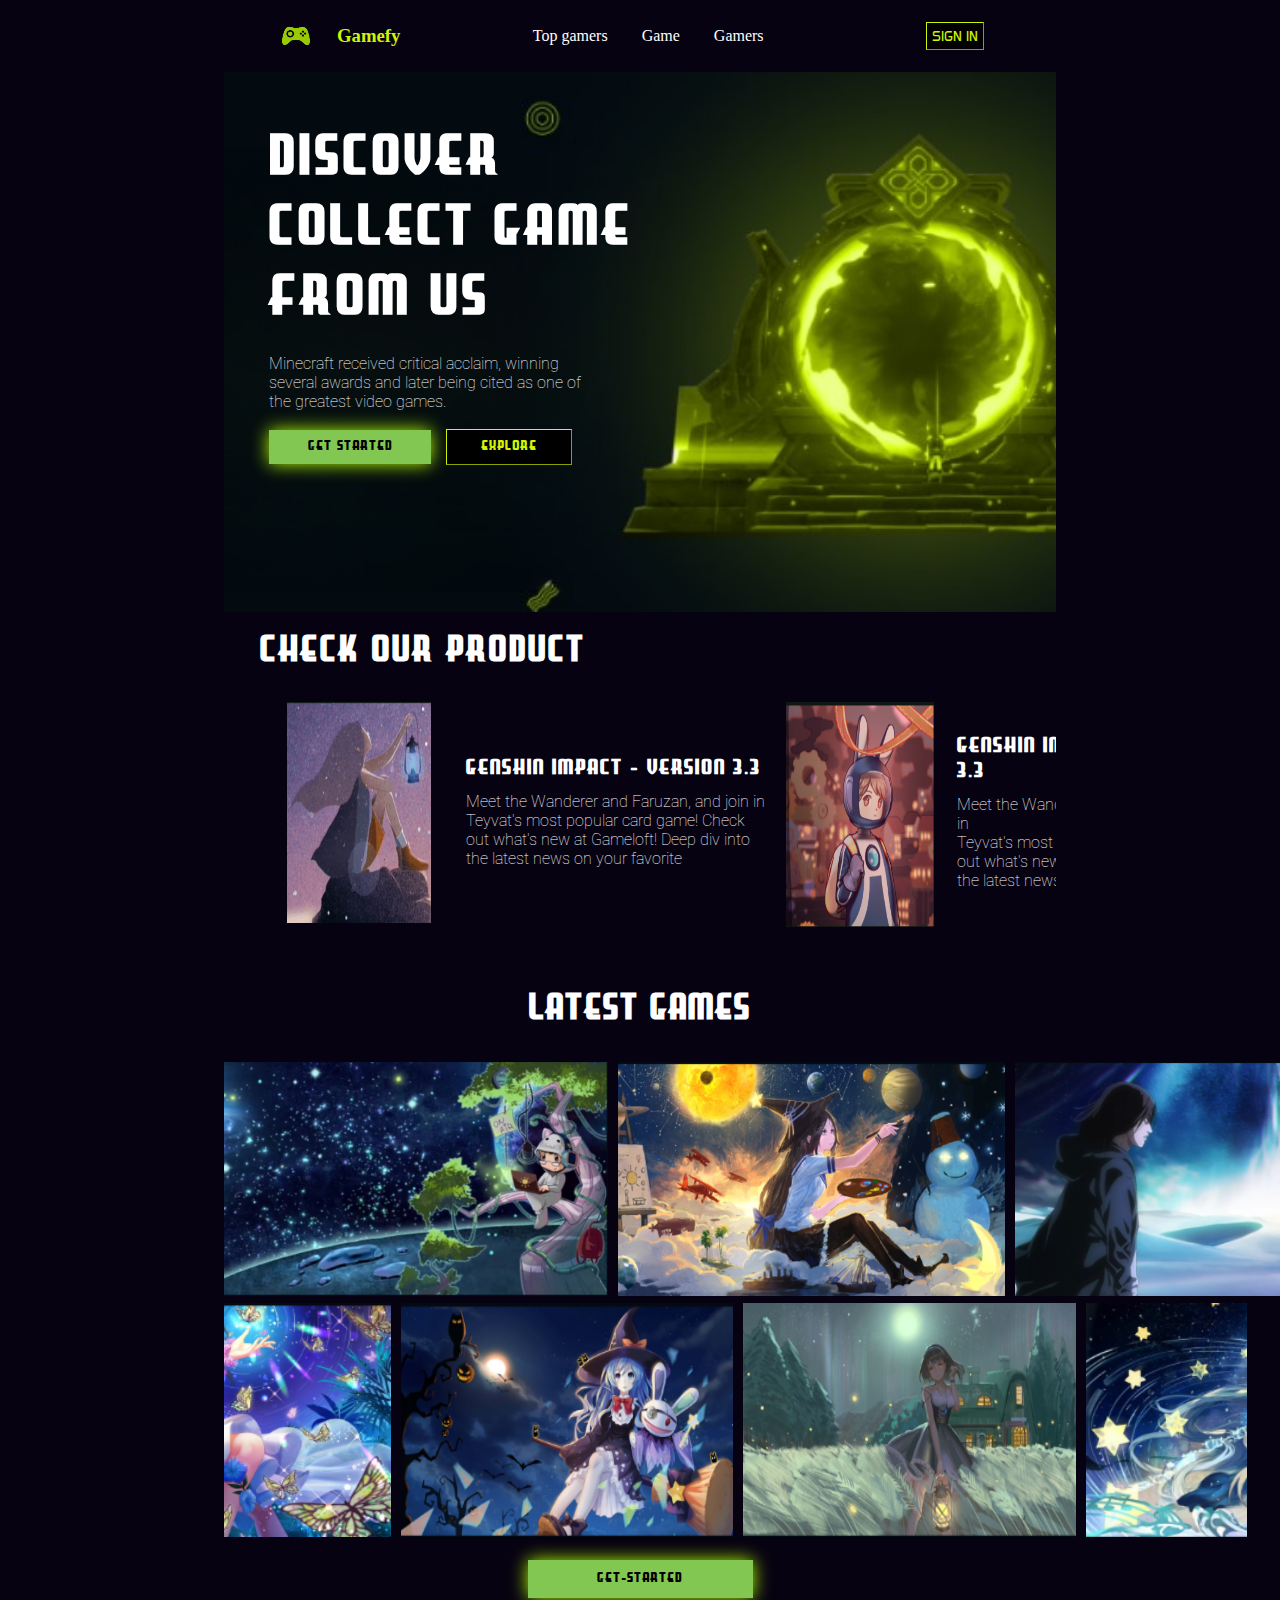
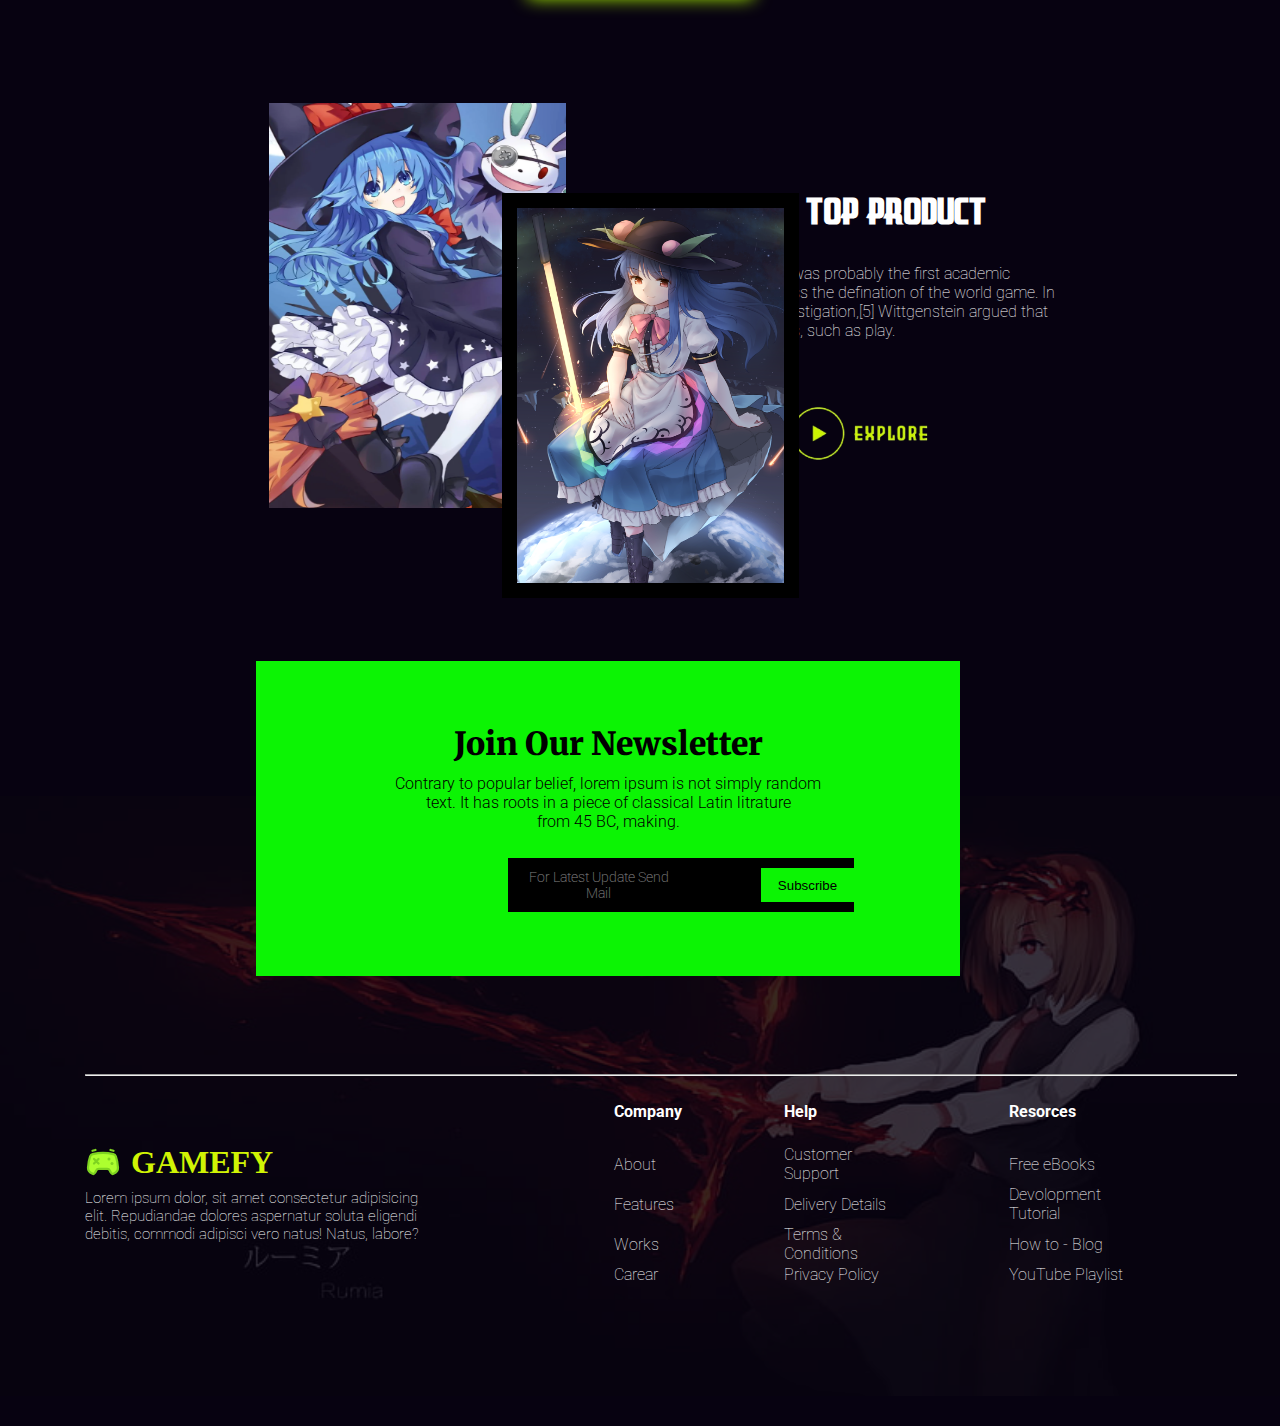
<file: Gaming website/index.html>
<!DOCTYPE html>
<html lang="en">
<head>
  <meta charset="UTF-8">
  <meta name="viewport" content="width=device-width, initial-scale=1.0">
  <meta charset="UTF-8">
    <link rel="preconnect" href="https://fonts.googleapis.com">
    <link rel="preconnect" href="https://fonts.gstatic.com" crossorigin>
    <link href="https://fonts.googleapis.com/css2?family=Anta&display=swap" rel="stylesheet">
    <link href="https://fonts.googleapis.com/css2?family=Anta&family=Poppins:ital,wght@0,100;0,200;0,300;0,400;0,500;0,600;0,700;0,800;0,900;1,100;1,200;1,300;1,400;1,500;1,600;1,700;1,800;1,900&display=swap" rel="stylesheet">
    <link href="https://fonts.googleapis.com/css2?family=Roboto:ital,wght@0,100;0,300;0,400;0,500;0,700;0,900;1,100;1,300;1,400;1,500;1,700;1,900&display=swap" rel="stylesheet">
    <link href="https://fonts.googleapis.com/css2?family=Merriweather:ital,wght@0,300;0,400;0,700;0,900;1,300;1,400;1,700;1,900&display=swap" rel="stylesheet">
    <link rel="stylesheet" href="https://cdnjs.cloudflare.com/ajax/libs/font-awesome/6.0.0-beta3/css/all.min.css" integrity="sha384-32HnJ7BVG5nKCjuunF8W5tOXsyy5xxkYAVbWVNgsVnN1Y08YBGFMD8a+az4SkeSs" crossorigin="anonymous">

    <link rel="stylesheet" href="style.css">
    <meta name="viewport" content="width=device-width, initial-scale=1.0">

  <title>Document</title>
</head>
<body>
  <div class="container">
    <div class="navbar">
      <div class="logo">
        <img src="./console.png" alt="Logo" class="logo-img">
        <h3>Gamefy</h3>
      </div>
      <div class="nav-elements">
        <a href="#">Top gamers</a>
        <a href="#">Game</a>
        <a href="#">Gamers</a>
      </div>
      <button class="sign-in">SIGN IN</button>
    </div>
    <div class="div2">
      <div class="div2-heading">
        <br><br><br><h1>DISCOVER <br> COLLECT GAME <br> FROM US</h1>
        <p>Minecraft received critical acclaim, winning <br>several awards and later being cited as one of <br> the greatest video games.</p>
        <button class="get-started">GET STARTED</button>
        <button class="explore">EXPLORE</button>
      </div>
    </div>
    <div class="div3">
      <div class="div3-1"><h1>CHECK OUR PRODUCT</h1></div>
      <div class="div3-2">
        <div class="div3-2-1">
          <div class="product1-img">
            <img src="./1.png" alt="">
          </div>
          <div class="discription-1">
            <h3>GENSHIN IMPACT - VERSION 3.3</h3>
            <p>Meet the Wanderer and Faruzan, and join in <br>Teyvat's most popular card game! Check <br> out what's new at Gameloft! Deep div into <br>the latest news on your favorite</p>
          </div>
        </div>
        <div class="div3-2-2">
          <div class="product2-img">
            <img src="./2.png" alt="">
          </div>
          <div class="discription-2">
            <h3>GENSHIN IMPACT - VERSION 3.3</h3>
            <p>Meet the Wanderer and Faruzan, and join in <br>Teyvat's most popular card game! Check <br> out what's new at Gameloft! Deep div into <br>the latest news on your favorite</p>

          </div>
        </div>
      </div>
    </div>
    <div class="div4">
      <div class="div4-heading"><H1>LATEST GAMES</H1></div>
      <div class="images1">
        <div class="img3-5">
          <img src="./3.png" alt="" class="img-3"><img src="./4.png" alt="" class="img-4"><img src="./5.png" class="img-5" alt="">
        </div>
      </div>
      <div class="images2">
        <div class="img6-9">
          <img src="./6.png" alt="" class="img-6"><img src="./7.png" alt="" class="img-7"><img src="./8.png" class="img-8" alt=""><img src="./9.png" class="img-9" alt="">
        </div>
      </div>
      <div class="div4-button"><button>GET-STARTED</button></div>
    </div>
    <div class="div5">
      <div class="div5-left">
        <img src="./10.png" alt="" class="img-10">
        <img src="./11.png" alt="" class="img-11">
      </div>
      <div class="div5-right">
        <div class="img-content10">
          <h1>CHECK OUR TOP PRODUCT</h1>
          <p>Ludwig wittgenstein was probably the first academic <br>philosopher to address the defination of the world game. In <br>his philosophical Investigation,[5] Wittgenstein argued that <br>the element of games, such as play.</p>
          <span>
            <button class="getstarted2">GET-STARTED</button>
            <img src="./play.png" class="play" alt="">
          </span>
        </div>
      </div>
    </div>
  <div class="div6">
      <span>
        <h1>Join Our Newsletter</h1>
      <p>Contrary to popular belief, lorem ipsum is not simply random <br>text. It has roots in a piece of classical Latin litrature <br>from 45 BC, making.</p>

      </span>
      <div class="subscribe">
        <label for="">For Latest Update Send Mail</label>
        <button>Subscribe</button>
      </div>
    </div>
    <footer>
      <img src="./footer.jpg" alt="">
      <div class="footer-text">
      <hr>
      <div class="footer whiteText">
          <div class="footer-content">
              
              <div class="logo1 neonText">
                  <svg class="black" xmlns="http://www.w3.org/2000/svg" viewBox="0 0 24 24" width="36" height="36" color="#7ed321" fill="greenyellow">
                      <path d="M2.00825 15.8092C2.23114 12.3161 2.88737 9.7599 3.44345 8.27511C3.72419 7.5255 4.32818 6.96728 5.10145 6.78021C9.40147 5.73993 14.5986 5.73993 18.8986 6.78021C19.6719 6.96728 20.2759 7.5255 20.5566 8.27511C21.1127 9.7599 21.7689 12.3161 21.9918 15.8092C22.1251 17.8989 20.6148 19.0503 18.9429 19.8925C17.878 20.4289 17.0591 18.8457 16.5155 17.6203C16.2185 16.9508 15.5667 16.5356 14.8281 16.5356H9.17196C8.43331 16.5356 7.78158 16.9508 7.48456 17.6203C6.94089 18.8457 6.122 20.4289 5.05711 19.8925C3.40215 19.0588 1.87384 17.9157 2.00825 15.8092Z" stroke="currentColor" stroke-width="1.5" stroke-linecap="round" stroke-linejoin="round" />
                      <path d="M5 4.5L6.96285 4M19 4.5L17 4" stroke="currentColor" stroke-width="1.5" stroke-linecap="round" stroke-linejoin="round" />
                      <path d="M9 13L7.5 11.5M7.5 11.5L6 10M7.5 11.5L6 13M7.5 11.5L9 10" stroke="currentColor" stroke-width="1.5" stroke-linecap="round" />
                      <path d="M15.9881 10H15.9971" stroke="currentColor" stroke-width="2" stroke-linecap="round" stroke-linejoin="round" />
                      <path d="M17.9881 13H17.9971" stroke="currentColor" stroke-width="2" stroke-linecap="round" stroke-linejoin="round" />
                  </svg>
                  <h1>GAMEFY</h1>
              </div>
              <p>Lorem ipsum dolor, sit amet consectetur adipisicing elit. Repudiandae dolores aspernatur soluta eligendi debitis, commodi adipisci vero natus! Natus, labore?</p>
              <div class="logo1 whiteText">
                  <i class="fa-brands fa-twitter"></i>
                  <i class="fa-brands fa-facebook-f"></i>
                  <i class="fa-brands fa-instagram"></i>
                  <i class="fa-brands fa-github"></i>
              </div>
          </div>
          <div class="list">
              <table>
                  <thead>
                    <tr>
                      <th>Company</th>
                      <th>Help</th>
                      <th>Resorces</th>
                    </tr>
                  </thead>
                  <tbody>
                    <tr class="empty-row"> <!-- This is the empty row -->
                      <td></td>
                      <td></td>
                      <td></td>
                    </tr>
                    <tr>
                      <td>About</td>
                      <td>Customer Support</td>
                      <td>Free eBooks</td>
                    </tr>
                    <tr>
                      <td>Features</td>
                      <td>Delivery Details</td>
                      <td>Devolopment Tutorial</td>
                    </tr>
                    <tr>
                      <td>Works</td>
                      <td>Terms & Conditions</td>
                      <td>How to - Blog</td>
                    </tr>
                    <tr>
                      <td>Carear</td>
                      <td>Privacy Policy</td>
                      <td>YouTube Playlist</td>
                    </tr>
                  </tbody>
                  
                </table>
      </div>
  </div>
    </footer>
    
  </div>
</body>
</html>
</file>
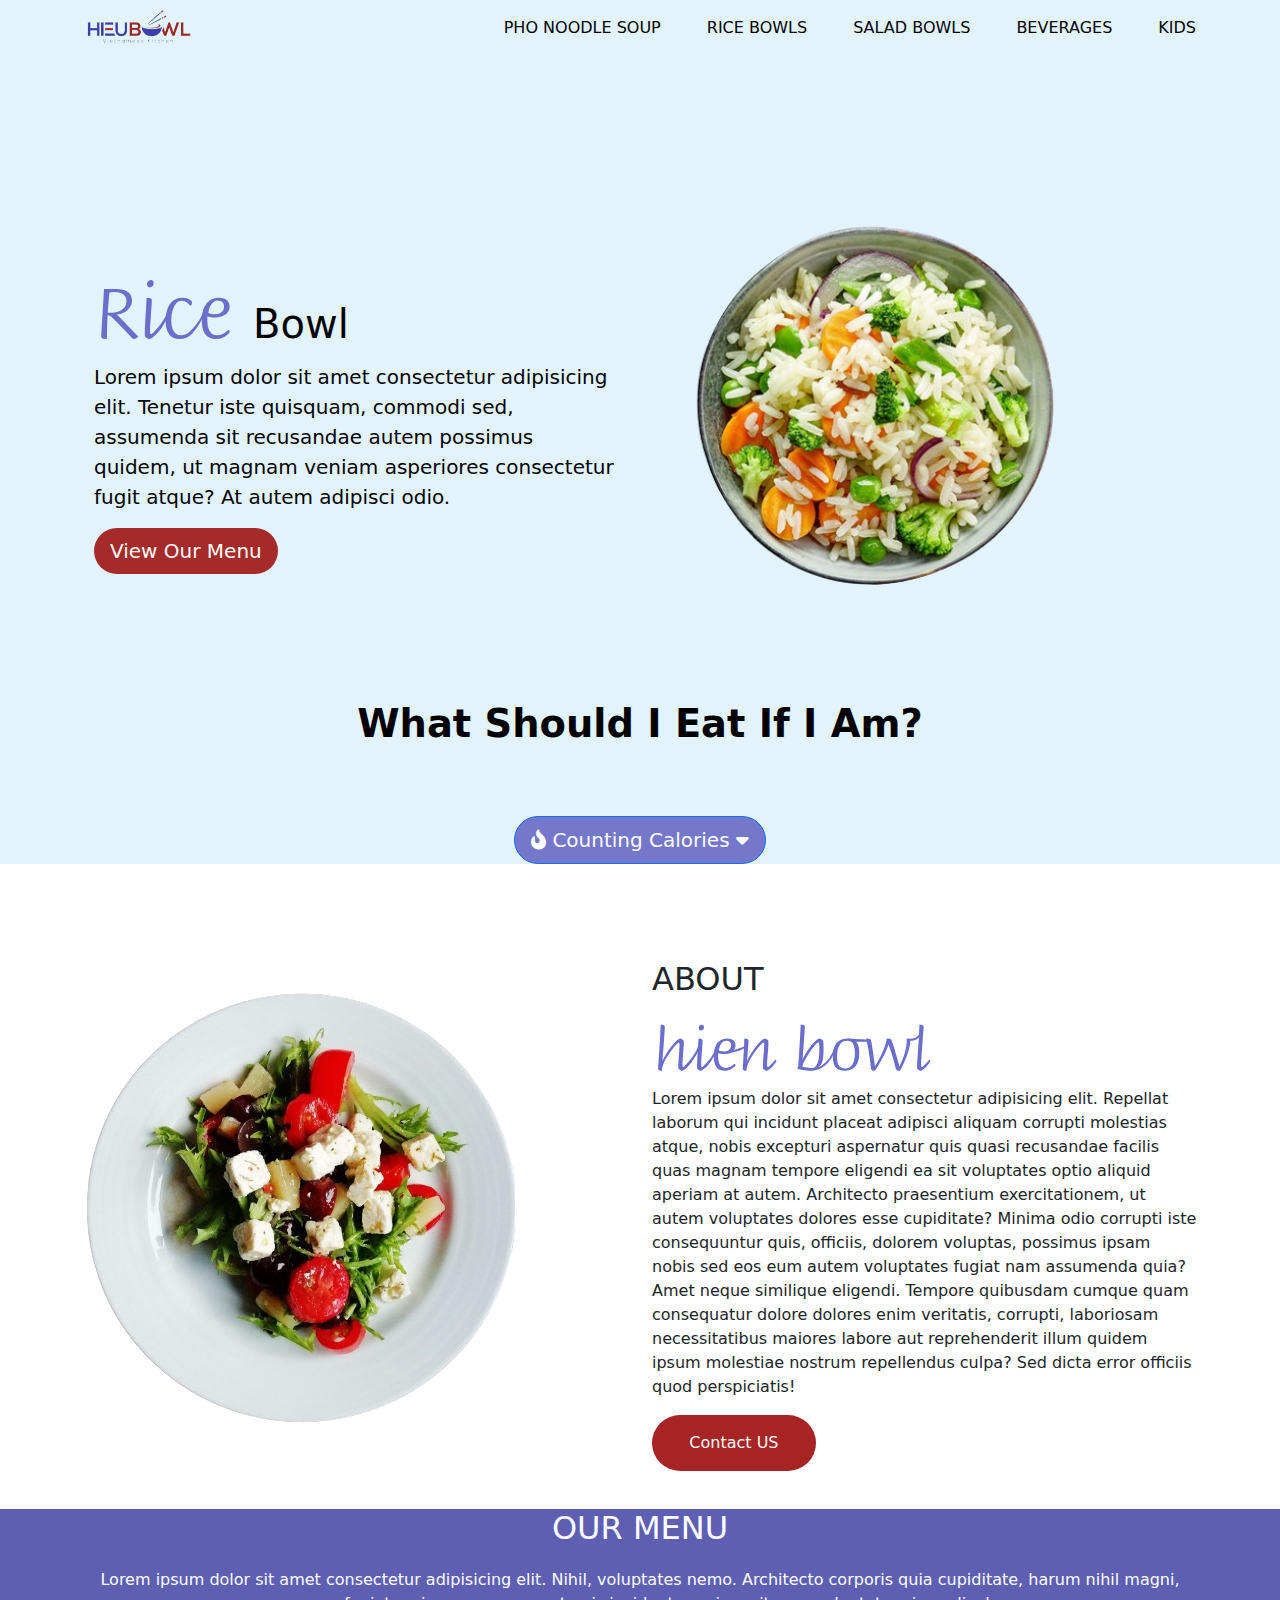
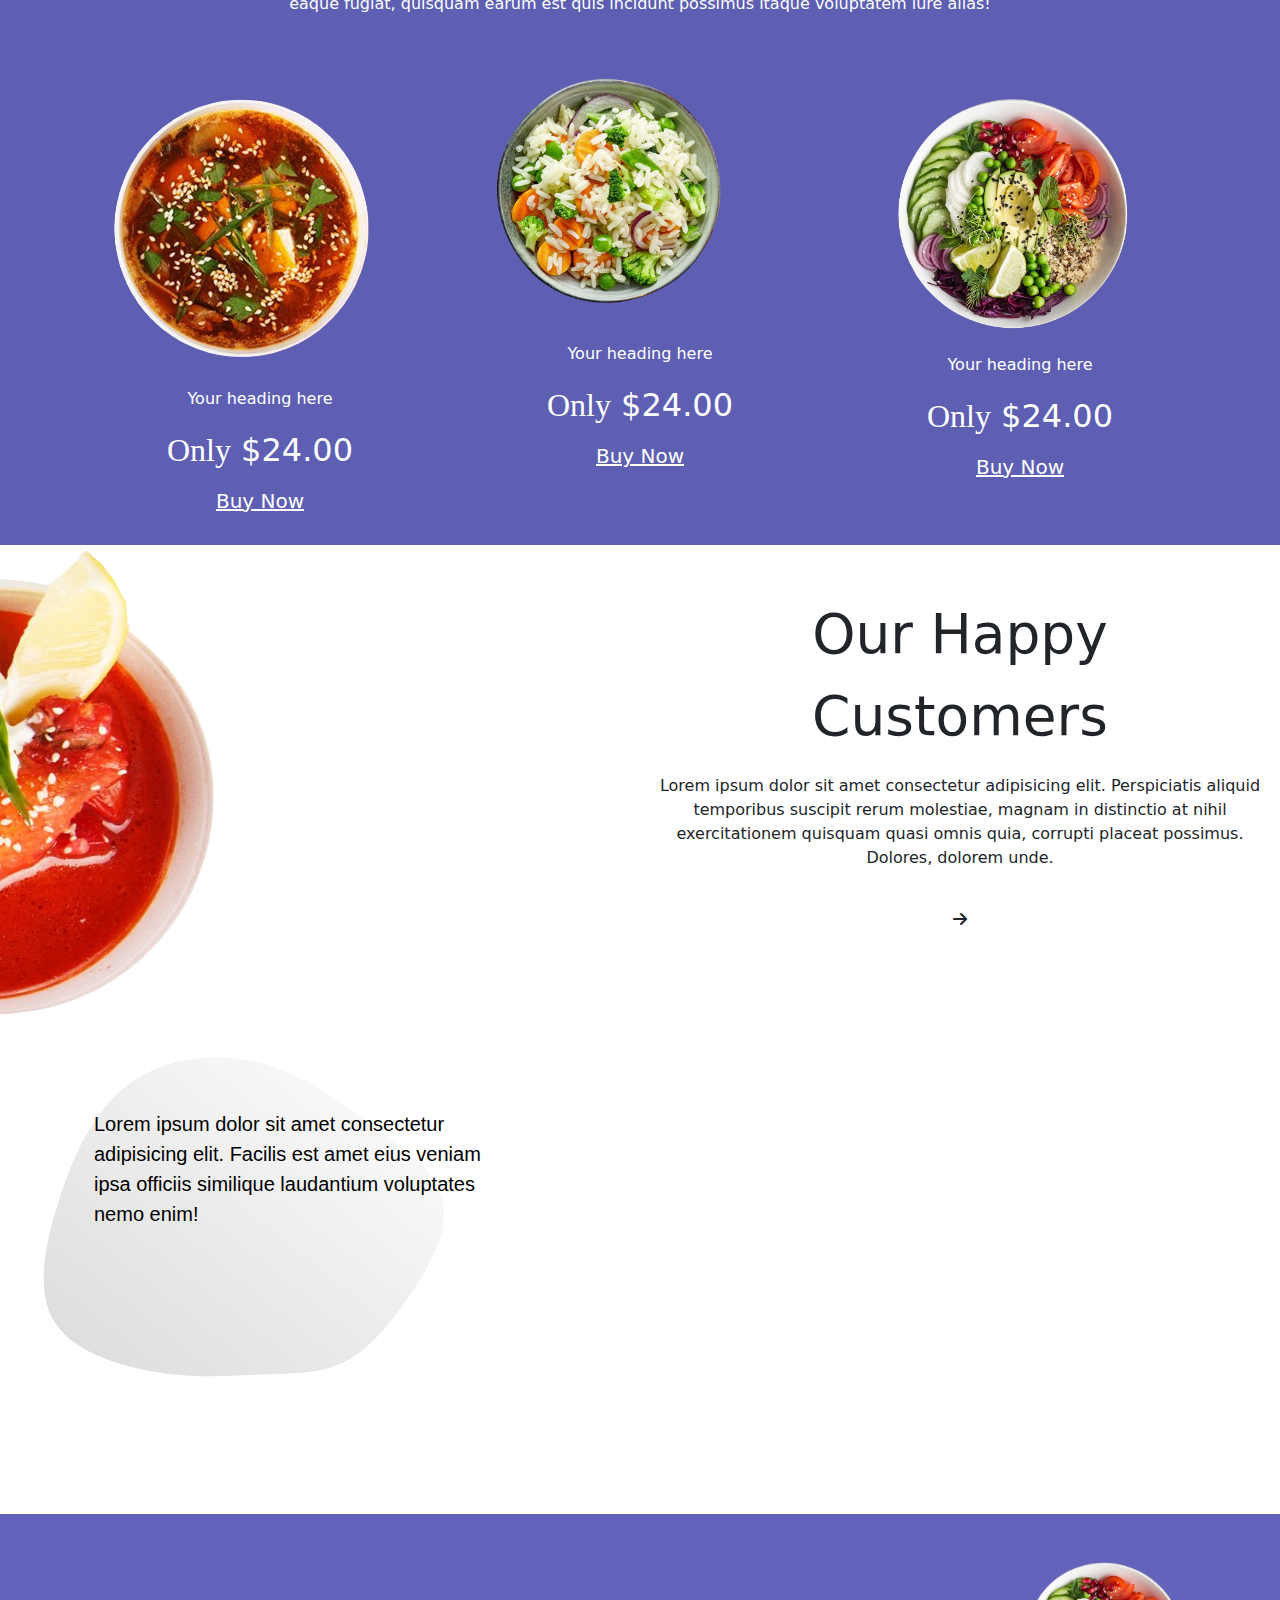
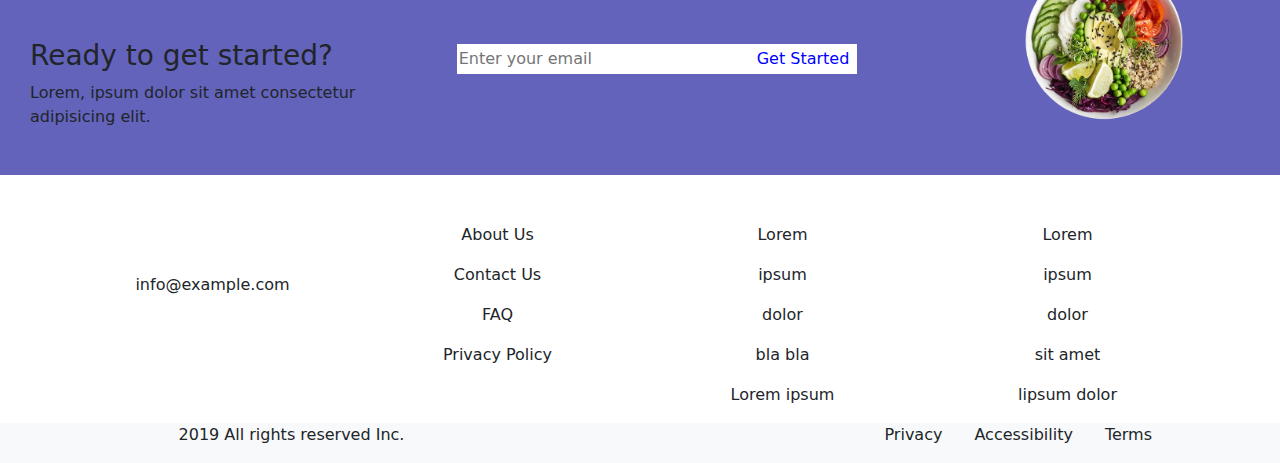
<file: HieuBowl responsive/index.html>
<!DOCTYPE html>
<html lang="en">
<head>
    <meta charset="UTF-8">
    <meta name="viewport" content="width=device-width, initial-scale=1.0">
    <title>Document</title>
    <link rel="stylesheet" href="./bootstrap-5.3.3-dist/bootstrap-5.3.3-dist/css/bootstrap.css">
    <link rel="stylesheet" href="./style.css">
    <link href="https://cdn.jsdelivr.net/npm/bootstrap@5.0.2/dist/css/bootstrap.min.css" rel="stylesheet" integrity="sha384-EVSTQN3/azprG1Anm3QDgpJLIm9Nao0Yz1ztcQTwFspd3yD65VohhpuuCOmLASjC" crossorigin="anonymous">
    <link rel="stylesheet" href="https://cdnjs.cloudflare.com/ajax/libs/font-awesome/6.5.1/css/all.min.css">
    <link rel="preconnect" href="https://fonts.googleapis.com">
  <link rel="preconnect" href="https://fonts.gstatic.com" crossorigin>
  <link href="https://fonts.googleapis.com/css2?family=Briem+Hand:wght@100..900&display=swap" rel="stylesheet">
    <script src="https://cdn.jsdelivr.net/npm/bootstrap@5.0.2/dist/js/bootstrap.bundle.min.js" integrity="sha384-MrcW6ZMFYlzcLA8Nl+NtUVF0sA7MsXsP1UyJoMp4YLEuNSfAP+JcXn/tWtIaxVXM" crossorigin="anonymous"></script>
</head>
<body>
  <section class="section-1">
    <nav class="navbar navbar-expand-lg" style="padding-left: 5%; padding-right: 5%;">
        <div class="container-fluid">
            <div class="logo" style="display: flex; align-items: center;">
                <img src="./img/logo.png" style="width: 50%;">
            </div>
            <button class="navbar-toggler" type="button" data-bs-toggle="collapse" data-bs-target="#navbarNavAltMarkup" aria-controls="navbarNavAltMarkup" aria-expanded="false" aria-label="Toggle navigation">
                <span class="navbar-toggler-icon"></span>
            </button>
            <div class="collapse navbar-collapse" id="navbarNavAltMarkup">
                <ul class="navbar-nav ms-auto mb-2 mb-lg-0" style=" gap: 30px;">
                    <li class="nav-item">
                        <a class="nav-link active" aria-current="page" href="#">PHO NOODLE SOUP</a>
                    </li>
                    <li class="nav-item">
                        <a class="nav-link active" href="#">RICE BOWLS</a>
                    </li>
                    <li class="nav-item">
                        <a class="nav-link active" href="#">SALAD BOWLS</a>
                    </li>
                    <li class="nav-item">
                        <a class="nav-link active" href="#">BEVERAGES</a>
                    </li>
                    <li class="nav-item">
                        <a class="nav-link active" href="#">KIDS</a>
                    </li>
                </ul>
            </div>
        </div>
    </nav>
    <div class="container col-xxl-8 px-4 py-5">
        <div class="row flex-lg-row-reverse align-items-center g-5 py-5">
            <div class="col-10 col-sm-8 col-lg-6">
                <img src="./img/first.png" class="d-block mx-lg-auto img-fluid" alt="Bootstrap Themes" width="100%" height="auto" loading="lazy">
            </div>
            <div class="col-lg-6">
                <h1 style="color: black; margin-top: 50px; line-height: 60px;"><span style="font-family:Briem Hand, cursive; font-size: 6vw; color: #6B6ECB; font-weight: 200;">Rice </span>Bowl</h1>
                <p class="lead">Lorem ipsum dolor sit amet consectetur adipisicing elit. Tenetur iste quisquam, commodi sed, assumenda sit recusandae autem possimus quidem, ut magnam veniam asperiores consectetur fugit atque? At autem adipisci odio.</p>
                <div class="d-grid gap-2 d-md-flex justify-content-md-start">
                    <button type="button" class="btn btn-primary btn-lg" style="background-color: brown; border-radius: 25px; border: none;">View Our Menu</button>
                </div>
            </div>
        </div>
        <p style="text-align: center; font-size: 3vw; font-weight: bold;">What Should I Eat If I Am?</p>
    </div>
    <div class="button text-center">
        <button type="button" class="btn btn-primary btn-lg" style="background-color: #7577CB; border-radius: 25px;"><i class="fas fa-fire-alt"></i> Counting Calories <i class="fas fa-caret-down"></i></button>
    </div>
</section>

<section class="section-2">
    <div class="container mt-5">
        <div class="row">
            <div class="col">
                <img src="./img/second.png" alt="">
            </div>
            <div class="col mt-5">
                <h2>ABOUT</h2>
                <h3 style="font-family:Briem Hand, cursive; font-size: 60px;color: #6B6ECB; font-weight: 200;">hien bowl</h3>
                <p>Lorem ipsum dolor sit amet consectetur adipisicing elit. Repellat laborum qui incidunt placeat adipisci aliquam corrupti molestias atque, nobis excepturi aspernatur quis quasi recusandae facilis quas magnam tempore eligendi ea sit voluptates optio aliquid aperiam at autem. Architecto praesentium exercitationem, ut autem voluptates dolores esse cupiditate? Minima odio corrupti iste consequuntur quis, officiis, dolorem voluptas, possimus ipsam nobis sed eos eum autem voluptates fugiat nam assumenda quia? Amet neque similique eligendi. Tempore quibusdam cumque quam consequatur dolore dolores enim veritatis, corrupti, laboriosam necessitatibus maiores labore aut reprehenderit illum quidem ipsum molestiae nostrum repellendus culpa? Sed dicta error officiis quod perspiciatis!</p>
                <button type="button" class="btn btn-outline-primary p-3" style="background-color: #A62424; border: none; color: white; border-radius: 30px; width: 30%;">Contact US</button>
            </div>
        </div>
    </div>
</section>


<section class="section-3">
  <div class="container text-center">
      <h2>OUR MENU</h2>
      <p>Lorem ipsum dolor sit amet consectetur adipisicing elit. Nihil, voluptates nemo. Architecto corporis quia cupiditate, harum nihil magni, eaque fugiat, quisquam earum est quis incidunt possimus itaque voluptatem iure alias!</p>
      <div class="row justify-content-center">
          <div class="col-md-4 mb-4">
              <img src="./img/third.png" class="img-fluid" alt="">
              <div class="text-desc" style="color: white;">
                  <p>Your heading here</p>
                  <h2><span style="font-family: Splash, cursive;">Only</span> $24.00</h2>
                  <h5><u>Buy Now</u></h5>
              </div>         
          </div>
          <div class="col-md-4 mb-4">
              <img src="./img/first.png" class="img-fluid" alt="" style="height: auto; max-width: 92%;">
              <div class="text-desc" style="color: white;">
                  <p>Your heading here</p>
                  <h2><span style="font-family: Splash, cursive;">Only</span> $24.00</h2>
                  <h5><u>Buy Now</u></h5>
              </div>
          </div>
          <div class="col-md-4 mb-4">
              <img src="./img/fifth.png" class="img-fluid" alt="" style="height: auto; max-width: 82%; margin-top: 40px;">
              <div class="text-desc" style="color: white;">
                  <p>Your heading here</p>
                  <h2><span style="font-family: Splash, cursive;">Only</span> $24.00</h2>
                  <h5><u>Buy Now</u></h5>
              </div>
          </div>
      </div>
  </div>
</section>

<section class="section-4">
    <div class="container-fluid">
        <div class="row">
            <div class="col-md d-flex flex-wrap">
                <img class="left-image" src="./img/sixth.png" alt="" style="z-index: -1;">
                <div class="image-container flex-wrap-md">
                    <img src="./img/white.png" alt="" class="img-md-fluid">
                    <div class="overlay-text">Lorem ipsum dolor sit amet consectetur adipisicing elit. Facilis est amet eius veniam ipsa officiis similique laudantium voluptates nemo enim!
                    </div>
                </div>
            </div>
            <div class="col-md-6 mt-5 text-center">
                <p style="font-size: 55px;">Our Happy <br> Customers</p>
                <p class="">Lorem ipsum dolor sit amet consectetur adipisicing elit. Perspiciatis aliquid temporibus suscipit rerum molestiae, magnam in distinctio at nihil exercitationem quisquam quasi omnis quia, corrupti placeat possimus. Dolores, dolorem unde.</p>
                <i style="margin-top: 25px;" class="fa-solid fa-arrow-right"></i>
            </div>
            </div>
        </div>
    </div>
</section>

<section class="section-5">
  <div class="info">
    <div class="row" style="padding: 30px;">
        <div class="col-lg-4 " style="margin-top: 95px;">
    <div class="part3">
    <h3>Ready to get started?</h3>
    <p>Lorem, ipsum dolor sit amet consectetur adipisicing elit.</p>
</div>
</div>
<div class="col-lg-4 " style="margin-top: 100px;">
<div class="container">
    <form style="background: #ffffff;width: 400px; height: 30px; display: flex;">
        <input style="border: none;" type="text" placeholder="Enter your email">
        <button type="submit" style="background: white; margin-left:90px ;border: none; color: blue; ">Get Started</button>
    </form>
</div>
</div>
            <div class="col">
                <div class="text-center" style="max-width:200px; ">
                    <img src="./img/fifth.png" alt="" class="img-fluid" style="position: relative; left: 150px; align-items: center;" >
                </div>
            </div>
        </div>
    </div>
</section>

<section class="section-6">
    <div class="container mt-5 text-center">
        <div class="row">
            <div class="col-md">
                <p style="margin-top: 50px;">info@example.com</p>
            </div>
            <div class="col-md">
                <p>About Us</p>
                <p>Contact Us</p>
                <p>FAQ</p>
                <p>Privacy Policy</p>
            </div>

            <div class="col-md">
                <p>Lorem</p>
                <p>ipsum</p>
                <p>dolor</p>
                <p>bla bla</p>
                <p>Lorem ipsum</p>
            </div>

            <div class="col-md">
                <p>Lorem</p>
                <p>ipsum</p>
                <p>dolor</p>
                <p>sit amet</p>
                <p>lipsum dolor</p>
            </div>
        </div>
    </div>
</section>
<section class="section-7">
  <div class="container-fluid bg-light">
      <div class="row">
          <div class="col">
              <p class="text-center text-sm-left" style="margin-left: 3px; margin-right: 10px; margin-bottom: 0;">2019 All rights reserved Inc.</p>
          </div>
          <div class="col d-flex justify-content-end" style="margin-right: 100px;">
              <p class="mx-2 mx-sm-3">Privacy</p>
              <p class="mx-2 mx-sm-3">Accessibility</p>
              <p class="mx-2 mx-sm-3">Terms</p>
          </div>
      </div>
  </div>
</section>

</body>
</html>
</file>
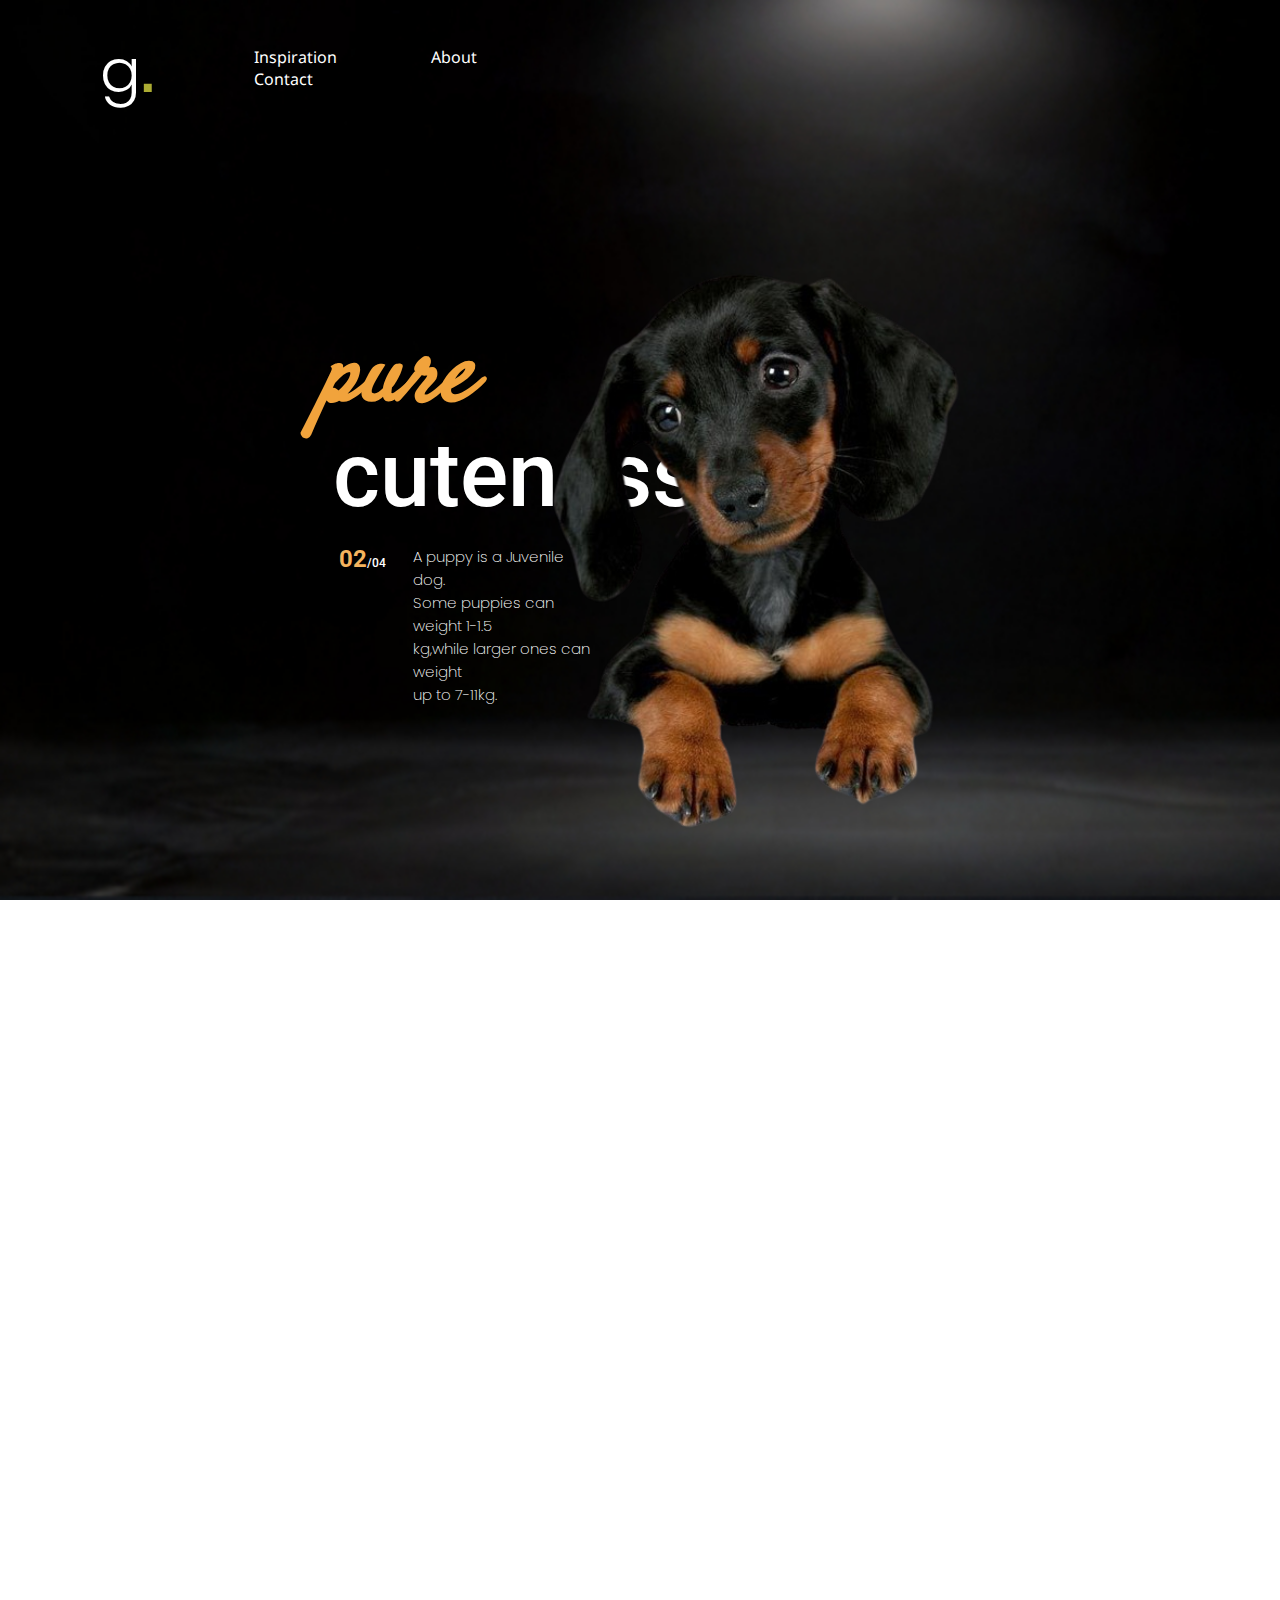
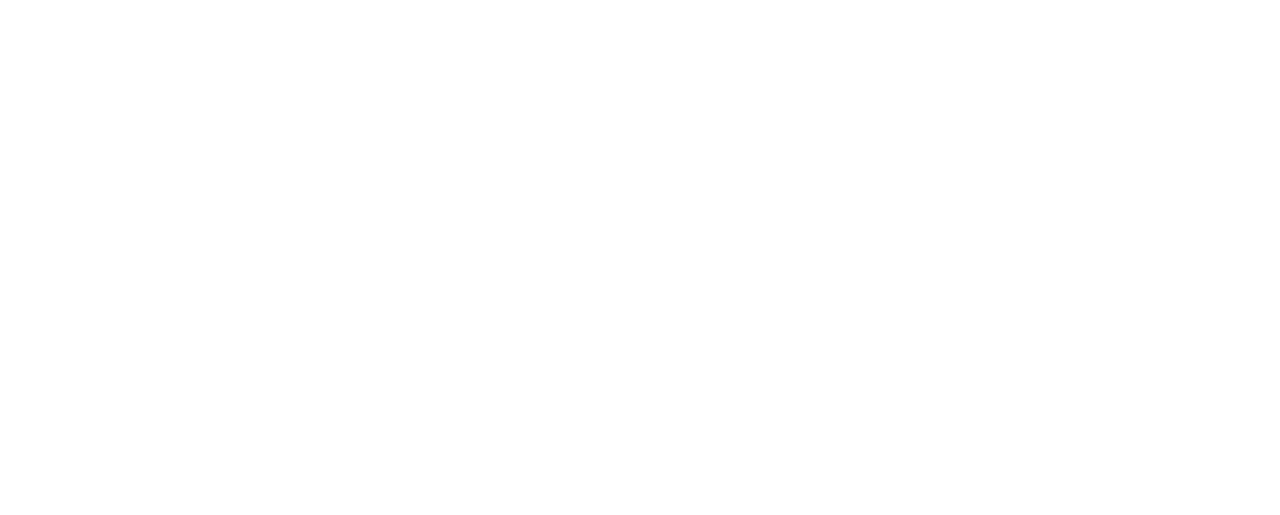
<file: puppy website/index.html>
<!DOCTYPE html>
<html lang="en">
<head>
    <meta charset="UTF-8">
    <meta name="viewport" content="width=device-width, initial-scale=1.0">
    <link rel="stylesheet" href="style.css">
    <link rel="preconnect" href="https://fonts.googleapis.com">
    <link rel="preconnect" href="https://fonts.gstatic.com" crossorigin>
    <link href="https://fonts.googleapis.com/css2?family=Poppins:ital,wght@0,100;0,200;0,300;0,400;0,500;0,600;0,700;0,800;0,900;1,100;1,200;1,300;1,400;1,500;1,600;1,700;1,800;1,900&display=swap" rel="stylesheet">
    <link href="https://fonts.googleapis.com/css2?family=Kode+Mono:wght@400..700&family=Noto+Sans:ital,wght@0,100..900;1,100..900&family=Poppins:ital,wght@0,100;0,200;0,300;0,400;0,500;0,600;0,700;0,800;0,900;1,100;1,200;1,300;1,400;1,500;1,600;1,700;1,800;1,900&display=swap" rel="stylesheet">
    <link href="https://fonts.googleapis.com/css2?family=Satisfy&display=swap" rel="stylesheet">
    <link href="https://fonts.googleapis.com/css2?family=Oswald:wght@200..700&family=Roboto:ital,wght@0,100;0,300;0,400;0,500;0,700;0,900;1,100;1,300;1,400;1,500;1,700;1,900&family=Satisfy&display=swap" rel="stylesheet">
    <link rel="stylesheet" href="https://cdnjs.cloudflare.com/ajax/libs/font-awesome/6.5.1/css/all.min.css" integrity="sha512-DTOQO9RWCH3ppGqcWaEA1BIZOC6xxalwEsw9c2QQeAIftl+Vegovlnee1c9QX4TctnWMn13TZye+giMm8e2LwA==" crossorigin="anonymous" referrerpolicy="no-referrer" />

    <link href="https://fonts.googleapis.com/css2?family=Roboto:ital,wght@0,100;0,300;0,400;0,500;0,700;0,900;1,100;1,300;1,400;1,500;1,700;1,900&family=Satisfy&display=swap" rel="stylesheet">
    <title>Document</title>
</head>
<body>
    <div class="container">
        <div class="navbar">
            <h1>g<span>.</span></h1>
            <ul>
                <li><a href="">Inspiration</a></li>
                <li><a href="">About</a></li>
                <li><a href="">Contact</a></li>
            </ul>
            <i class="fas fa-bars"></i>
        </div>
        <div class="left">
            <h1 class="pure">pure</h1>
            <h1 class="cuteness">cuteness<span class="dot">.</span></h1>
            <div class="info">
                <div class="leftdate"><h2 class="date">02</h2><span class="monthdate">/04</span></div>
                <div class="rightinfo">
                    <p>A puppy is a Juvenile dog.<br>Some puppies can weight 1-1.5 <br>kg,while larger ones can weight <br>up to 7-11kg.</p>
                </div>
            </div>
        </div>
        <div class="right">
            <img src="./Teckel-removebg-preview.png" alt="">
        </div>
    </div>
</body>
</html>
</file>
<file: Gaming website/style.css>
* {
    margin: 0;
    padding: 0;
    box-sizing: border-box;   
}

html, body {
    height: 100%;
    width: 100%;
    background-color: rgb(7, 2, 17);
}
@font-face {
    font-family: 'Andreash';
    src: url(./WalcottGothicJFHollywood\ Regular.ttf);
}
.container{
    height: 100%;
    width: 100%;
    background-color: rgb(7, 2, 17);
    color: #d0f404;
    
}
.navbar{
    align-items: center;
    height: 8vh;
    width: 65%;
    display: flex;
    margin: auto;
    justify-content: space-between;
}
.navbar .logo{
    display: flex; 
    align-items: center; 
}
.logo-img{
    height: 6vh;
    width: 8vh;
    margin-right: 5px;
    margin-left: 4vh;
}
.sign-in{
    padding: 5px ;
    margin-right: 8vh;
    background-color: black;
    color: #d0f404;
    font-family: "Anta", sans-serif;
    border-color: #d0f404;
    border-width: .5px;
}
.nav-elements a{
    text-decoration: none;
    color: white;
    margin-right: 30px;
}
.div2{
    background-color: yellow;
    height: 60vh;
    width: 65%;
    margin: auto;
    background-image: url(./background-img3.png);
    background-size: cover;
    background-position: center;
    margin-bottom: 2vh;
}
.div2 .div2-heading{
    color: white;
    margin-left: 5vh;
}
.div2-heading h1 {
    font-family: 'Andreash';
    letter-spacing: 0.1em;
    font-size: 50px;
}
.div2-heading p{
    margin-top: 2vh;
    margin-bottom: 2vh;
    font-family: "Roboto", sans-serif;
    font-size: 16px;
    font-weight: 100;
    
}
.get-started{
    background-color: #82c751;
    padding: 8px;
    width: 18vh;
    margin-right: 11px;
    border: none;
    font-family: "Andreash";
    letter-spacing: 1px;
    box-shadow: 0 0 18px rgb(179, 255,0);
    
}
.explore{
    padding: 8px;
    width: 14vh;
    border-color: #d0f404 ;
    background-color: black;
    color: white;
    border-width: 0.5px;
    color: #d0f404;
    font-family: "Andreash";
    letter-spacing: 1px;
}
.div3{
    height: 35vh;
    width: 65%;
    margin: auto;
    overflow: hidden;   

}
.div3 .div3-1{
    height: 8vh;
    font-family: 'Andreash';
    
}
.div3 .div3-1 h1{
    color: white;
    letter-spacing: 3px;
    margin-left: 4vh;
}
.div3-2{
    height: 24.5vh;
    width: 120%;
    display: flex;
    margin-left: 7vh;
}
.div3-2-1{
    display: flex;
    height: 100%;
    width: 50%;
    align-items: center;
}
.discription-1 h3,.discription-1 p{
    display: inline-block; 
    margin: 0;
    color: white;
    margin-left: 20px;

}
.discription-1 h3{
    font-family: 'Andreash';
    letter-spacing: 2px;
    margin-bottom: 10px;
}
.discription-1 p{
    font-family: "roboto";
    font-weight: 100;
}

.product1-img{
    height: 100%;
    width:60%;
}
.product1-img img{
    width: 90%;
    height: 100%;
    
}
.div3-2-2{
    height: 100%;
    width: 46%;
    align-items: center;
    display: flex;

}
.discription-2 h3,.discription-2 p{
    display: inline-block; 
    margin: 0;
    color: white;
    margin-left: 20px;
}
.discription-2 h3{
    font-family: 'Andreash';
    letter-spacing: 2px;
    margin-bottom: 10px;
}
.discription-2{
    overflow: hidden;
    text-overflow: ellipsis;
    
}
.discription-2 p{
    font-family: "roboto";
    font-weight: 100;
}

.product2-img{
    height: 100%;
    width:68%;
}
.product2-img img{
    width: 98%;
    height: 102%;
    
}

.div4{
    height: 50vh;
    width: 65%;
    margin: auto;
}
.div4 {
    height: 69vh;
    width: 65%;
    margin: auto;
    margin-top: 20px;
}

.div4-heading {
    height: 10vh;
    display: flex;
    justify-content: center;
    align-items: center;
}

.div4-heading h1 {
    color: white;
    font-family: 'Andreash';
    letter-spacing: 2px;
}

.images1,
.images2 {
    width: 100%;
    height: 26vh;
    margin-top: 7px;
}

.img3-5,
.img6-9 {
    display: flex;
    justify-content: space-between;
}

.img3-5 img,
.img6-9 img {
    width: 43vh;
    height: fit-content; /* or auto, depending on your preference */
    margin-right: 10px; /* Add margin-right to create space between images */
}

.img3-5 .img-4,
.img3-5 .img-3,
.img3-5 .img-5,
.img6-9 .img-6,
.img6-9 .img-7,
.img6-9 .img-8,
.img6-9 .img-9 {
    height: 26vh;
}

.img3-5 .img-4,
.img3-5 .img-3,
.img3-5 .img-5,
.img6-9 .img-6,
.img6-9 .img-7,
.img6-9 .img-8,
.img6-9 .img-9 {
    height: 26vh;
}
.img6-9 .img-7, .img6-9 .img-8{
    width: 26vw;
}
.img6-9 img:last-child {
    margin-right: 0; /* Remove margin from the last image to avoid extra space */
}

.div4-button {
    height: 7vh;
    width: 100%;
    display: flex;
    justify-content: center;
    align-items: center;
}

.div4-button button {
    margin-top: 20px;
    padding: 10px;
    width: 25vh;
    color: black;
    background-color: #82c751;
    border: none;
    font-family: "Andreash";
    letter-spacing: 1px;
    box-shadow: 0 0 18px rgb(179, 255, 0);
}

  
  .div5{
    height: 70vh;
    width: 65%;
    margin: auto;
    margin-top: 10vh;
    display: flex;
    margin-bottom: 10vh;
  }
  .div5-left{
    height: 100%;
    width: 45%;
  }
  .div5-left .img-10{
    margin-top: 3vh;
    margin-left: 5vh;
    height: 45vh;
    width: 33vh;
  }
  .div5-left .img-11{
    position: absolute;
    border: 15px solid black;
    height: 45vh;
    width: 33vh;
    margin-top: 13vh;
    margin-left:-5vw;
  }
  .div5-right{
    height: 100%;
    width: 55%;
  }
  .img-content10{
    height: 100%;
    width: 100%;
    margin-left: 4vw;
  }
  .img-content10 h1{
    font-family: 'Andreash';
    color: white;
    margin-top: 13vh;
  }
  .img-content10 p{
    font-family: "roboto";
    font-weight: 100;
    color: white;
    margin-top: 3vh;
  }
  .img-content10 span {
    margin-top: 7vh;
    display: flex; /* Add flexbox display */
    align-items: center; /* Align items vertically */
  }
  
  .play {
    height: 7vh; /* Adjust height */
    width: auto; /* Allow width to adjust based on height */
    margin-left: 5px; /* Add some margin for spacing */
  }
.getstarted2{
    width: 10vw;
    height: 5vh;
    background-color:#82c751 ;
    font-family: "Andreash";
    letter-spacing: 1px;
    border: none;
    box-shadow: 0 0 18px rgb(179, 255,0);
}

   
  .div6{
    position: absolute;
    background-color:#0cf404 ;
    height: 35vh;
    width: 55%;
    margin: auto;
    margin-top: -15vh;
    justify-items: center;
    display: flex;
    flex-direction: column;
    text-align: center;
    color: black;
    margin-left: 20vw;
  }
  .div6 p{
    font-family: "roboto";
    font-weight: 300;
    margin-top: 10px;
  }
  .div6 h1{
    font-family: "Merriweather", serif;
    font-weight: 900;
  }
  .subscribe{
    background-color: black;
    height: 6vh;
    width: 27vw;
    margin-left: 28vh;
    margin-top: 3vh;
    display: flex;
     align-items: center;
  }

  .div6 span{
    margin-top: 7vh;
  }
  .subscribe label{
    color: white;
    margin-right: 10px;
    margin-left: 1.2vw;
    font-family: "roboto";
    opacity: 0.5;
    font-weight: 200;
    font-size: 13.5px;
  }
  .subscribe button{
    height: 3.8vh;
    width: 8vw;
    margin-left: 6vw;
    background-color:  #0cf404;
    border: none;
    
  }
  footer{
    position: relative;
    z-index: -1;
    height: 630px;
}
footer img{
    height: 600px;
    width: 100%;
    opacity: 0.2;
}
.footer-text{
    width: 90%;
    margin-left: 85px;
}
.footer{
    width: 90%;
    position: absolute;
    bottom: 50px;
    display: flex;
    justify-content: space-between;
    align-items: center;
}
.footer-content{
    width: 350px;
}
.neon-div{
    height: 200px;
    width: 700px;
    background-color: #BDFC27;
    padding: 50px;
    text-align: center;
    margin-left: 300px;
    position: absolute;
    top: -100px;
    
}
.neon-div h2{
    font-size: 30px;
}
 
.logo1{
    display: flex;
    justify-content: left;
    align-items: center;
    gap: 10px;
       
}
.list{
    padding: 90px;
    text-align: left;
    color: white;
    font-family: 'roboto';
}
th{
padding-left: 100px;
}
td{
    padding-left: 100px;
    font-weight: lighter;
}
hr{
    width: 90%;
    position: absolute;
    bottom:350px;
}
.empty-row {
    height: 20px; /* Adjust the height as needed */
  }

.footer-content p{
    font-family: 'roboto';
    color: white;
    font-weight: 100;
    font-size: 15px;
    margin-top: 8px;
}
</file>
<file: HieuBowl responsive/style.css>
.section-1{
    background-color: #E2F3FC;
    color: black;
}
.section-3{
background-color: #5E5FB3;
margin-top: 20px;
}

.section-3 h2{
margin-top: 20px;
margin-bottom: 20px;
color: white;
}

.section-3 p{
color: white;
}

.left-image{
position: relative;
left: -50px;
}

.image-container {
position: relative;
}

.section-4 .image-container{
display: flex;
flex-wrap: wrap;
justify-content: center;
align-items: center;
}



@media screen and (max-width: 600px) {
.image-container {
flex-wrap: wrap;
}
}


.overlay-text {
position: absolute;
top: 95px; 
left: 82px; 

background-color: rgba(255, 255, 255, 0);
font-size: 20px; 
color: black; 
font-family: Arial, sans-serif; 

}

.top-right-image {
position: absolute;
bottom: -1400px;
right: 0;

}
.section-5{
background-color: #6363bc;
}
</file>
<file: puppy website/style.css>
* {
    margin: 0;
    padding: 0;
    box-sizing: border-box;   
}

html, body {
    height: 100%;
    width: 100%;
}

.container{
    height: 100%;
    width: 100%;
    background-color: white;
    background-image: url(./Web_Photo_Editor.jpg);
    background-size: cover;
    background-position: center;
    height: 100%;
}
.navbar {
    position: relative;
    width: 100%;
    height: 15%;
    gap: 100px;
    display: flex;
    align-items: center;
    
}
.navbar ul li{
    text-decoration: none;
    display: inline-block;
    margin-right: 10vh;
}
.navbar ul li a{
    text-decoration: none;
    font-family: "Noto Sans", sans-serif;
    color: white;
   
}
.navbar h1 {
    margin-left: 10vh;
    font-size: 60px;
    font-family: "Poppins", sans-serif;
    font-weight: 300;
    font-style: normal;
    color: white;
    margin-left: 100px;
    
}
.navbar h1 span{
    color: rgb(172, 172, 51);
    font-family: "Oswald", sans-serif;
    font-weight: 500;
}

.left{
    width: 50%;
    height: 100%;

    
}
.left .pure{
    position: relative;
    font-family: "Satisfy", cursive;
    color: rgb(241, 163, 60);
    font-size: 10vh;
    margin-left:50%;
    margin-top: 20vh;
    font-style: italic;
}

.left .cuteness{
    margin-left:52%;
    margin-top: -5vh;
    color: white;
    font-family: "Roboto", sans-serif;
    font-weight: 500;
    font-size: 90px;
    
}
.left .dot{
    font-family: "Oswald", sans-serif;
    font-weight: 400;
}

.left .info{
    height: 15%;
    width: 50%;
    display: flex;
    margin-left: 53%;
    margin-top: 2%;
}

.left .leftdate{
    display: inline-block;
    height: 100%;
    width: 20%;
}
.left .leftdate h2,
.left .leftdate span {
    display: inline;
    font-family: "Roboto", sans-serif;
}

.left .leftdate h2{
    color: rgb(244, 179, 94);
}
.left .leftdate span {
    font-size: 12px;
    font-weight: 500;
    color: white;
    
}
.left .rightinfo{
    height: 100%;
    width: 60%;
}
.left .rightinfo p{
    margin-left: 10px;
    color: white;
    font-family: "Poppins", sans-serif;
    font-weight: 250;
    font-size: 15px;
}


.right{
    width: 50%;
    height: 100%; 
}
.right img {
    max-width: 100%; /* Ensure the image doesn't exceed the width of its container */
    position: absolute; /* Position it relative to its parent */
    top: 60%; /* Align to the top */
    transform: translateY(-50%); /* Center vertically */
    right: 300px; 
    height: 650px;
}
.navbar i{
    color: white;
    margin-left: 45%;
}
</file>
